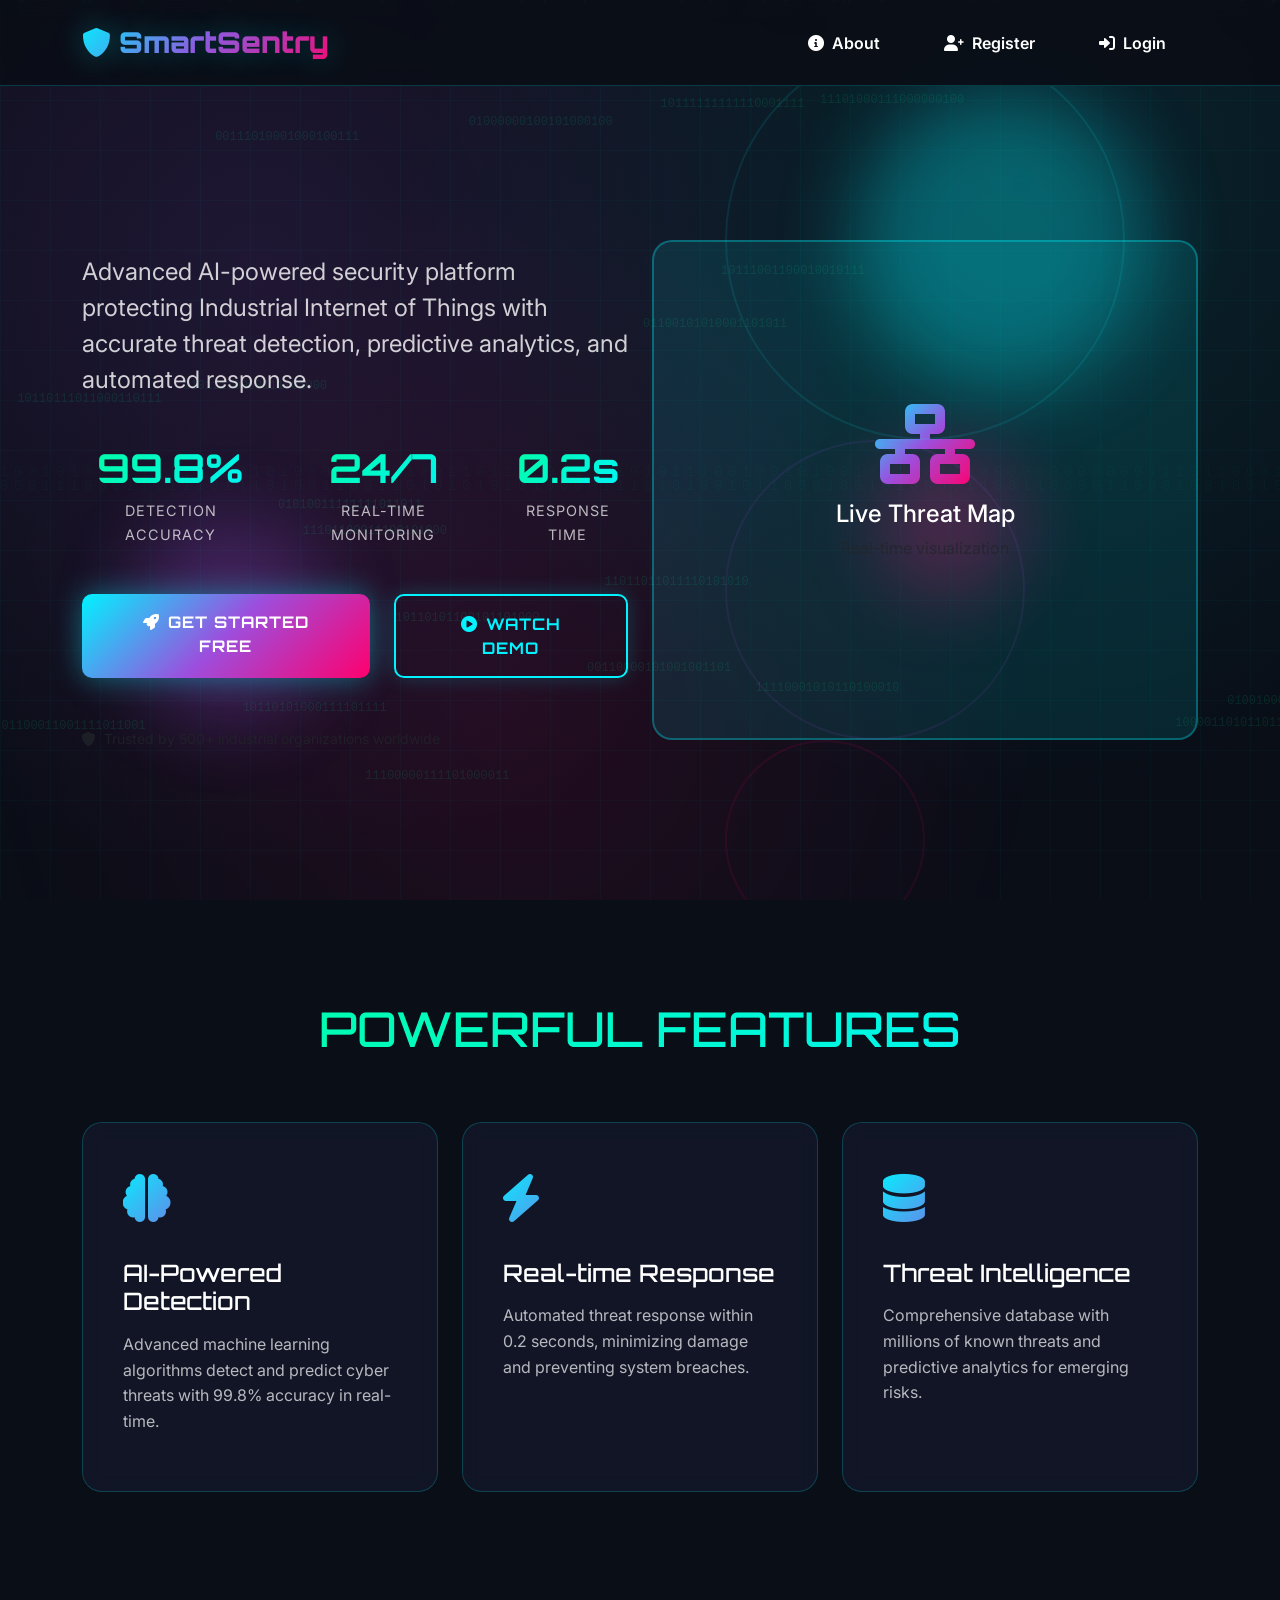
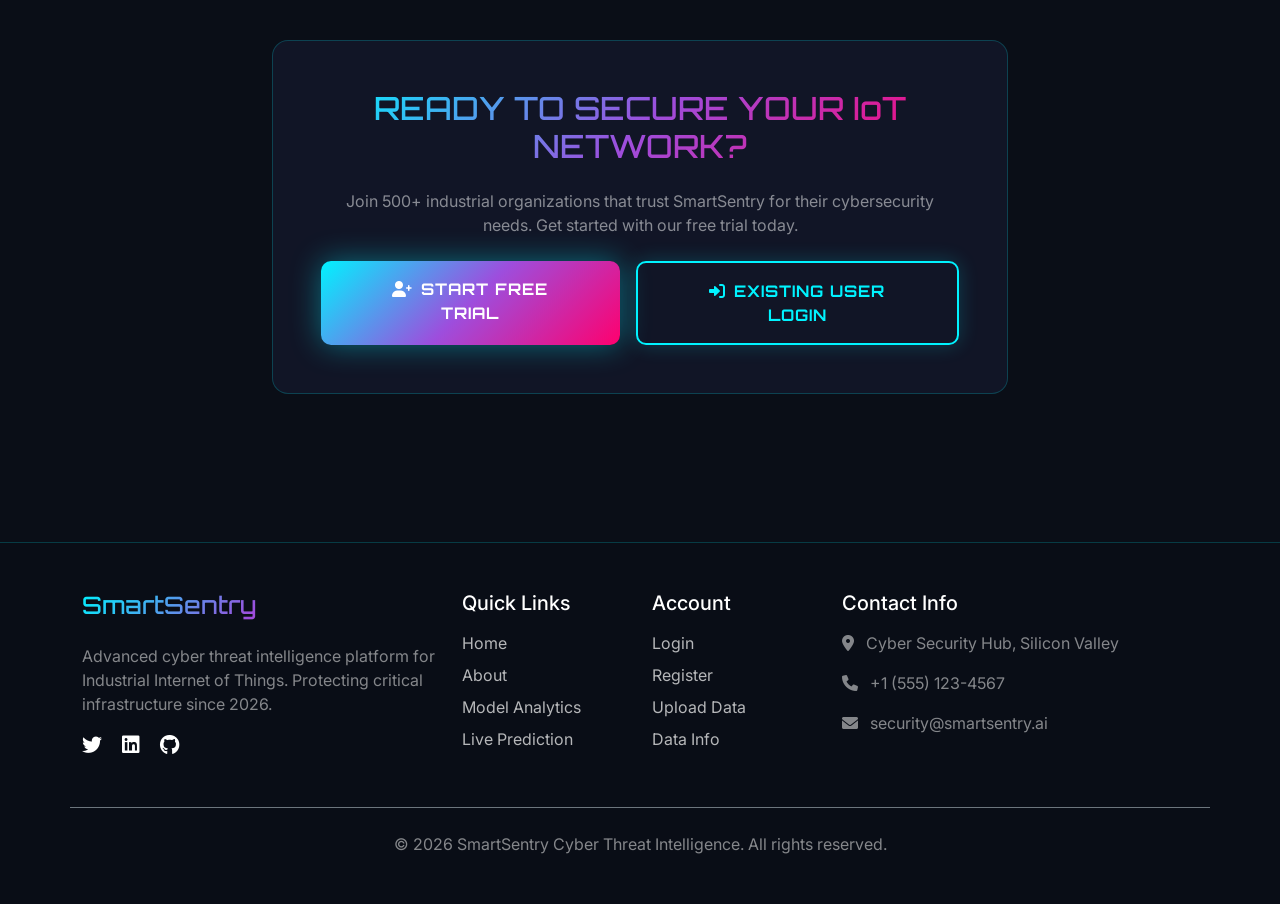
<file: templates/index.html>
<!DOCTYPE html>
<html lang="en">
<head>
    <meta charset="UTF-8">
    <meta name="viewport" content="width=device-width, initial-scale=1.0">
    <title>SmartSentry - Cyber Threat Intelligence for IoT</title>
    <link href="https://cdn.jsdelivr.net/npm/bootstrap@5.1.3/dist/css/bootstrap.min.css" rel="stylesheet">
    <link rel="stylesheet" href="https://cdnjs.cloudflare.com/ajax/libs/font-awesome/6.0.0/css/all.min.css">
    <link rel="stylesheet" href="https://cdnjs.cloudflare.com/ajax/libs/animate.css/4.1.1/animate.min.css">
    <link href="https://fonts.googleapis.com/css2?family=Orbitron:wght@400;700;900&family=Inter:wght@300;400;600;700&display=swap" rel="stylesheet">
    <style>
        :root {
            --cyber-blue: #00f3ff;
            --cyber-purple: #9d4edd;
            --cyber-pink: #ff006e;
            --cyber-green: #00ff9d;
            --dark-bg: #0a0e17;
            --card-bg: #13182b;
            --gradient-primary: linear-gradient(135deg, #00f3ff 0%, #9d4edd 50%, #ff006e 100%);
            --gradient-secondary: linear-gradient(135deg, #00ff9d 0%, #00f3ff 100%);
        }
        
        * {
            margin: 0;
            padding: 0;
            box-sizing: border-box;
        }
        
        body {
            background-color: var(--dark-bg);
            color: #ffffff;
            font-family: 'Inter', sans-serif;
            overflow-x: hidden;
            position: relative;
        }
        
        body::before {
            content: '';
            position: fixed;
            top: 0;
            left: 0;
            width: 100%;
            height: 100%;
            background: 
                radial-gradient(circle at 20% 30%, rgba(157, 78, 221, 0.15) 0%, transparent 50%),
                radial-gradient(circle at 80% 20%, rgba(0, 243, 255, 0.1) 0%, transparent 50%),
                radial-gradient(circle at 40% 80%, rgba(255, 0, 110, 0.1) 0%, transparent 50%);
            z-index: -1;
        }
        
        /* Cyberpunk Glitch Effect */
        .glitch {
            position: relative;
            animation: glitch 5s infinite;
        }
        
        @keyframes glitch {
            0%, 100% { transform: translate(0); }
            1% { transform: translate(-2px, 2px); }
            2% { transform: translate(-2px, -2px); }
            3% { transform: translate(2px, 2px); }
            4% { transform: translate(-2px, 2px); }
            5% { transform: translate(2px, -2px); }
            6% { transform: translate(-2px, -2px); }
            7% { transform: translate(2px, 2px); }
            8% { transform: translate(2px, -2px); }
            9% { transform: translate(-2px, 2px); }
            10% { transform: translate(0); }
        }
        
        /* Matrix Rain Background */
        .matrix-bg {
            position: fixed;
            top: 0;
            left: 0;
            width: 100%;
            height: 100%;
            opacity: 0.03;
            pointer-events: none;
            z-index: -1;
        }
        
        /* Navigation */
        .navbar {
            background: rgba(10, 14, 23, 0.95);
            backdrop-filter: blur(10px);
            border-bottom: 1px solid rgba(0, 243, 255, 0.2);
            padding: 1rem 0;
            position: fixed;
            width: 100%;
            top: 0;
            z-index: 1000;
        }
        
        .navbar-brand {
            font-family: 'Orbitron', sans-serif;
            font-weight: 900;
            font-size: 1.8rem;
            background: var(--gradient-primary);
            -webkit-background-clip: text;
            -webkit-text-fill-color: transparent;
            text-shadow: 0 0 30px rgba(0, 243, 255, 0.3);
        }
        
        .nav-link {
            color: #ffffff !important;
            font-weight: 600;
            margin: 0 0.5rem;
            padding: 0.5rem 1.5rem !important;
            border-radius: 25px;
            transition: all 0.3s ease;
            position: relative;
            overflow: hidden;
        }
        
        .nav-link::before {
            content: '';
            position: absolute;
            top: 0;
            left: -100%;
            width: 100%;
            height: 100%;
            background: var(--gradient-primary);
            transition: left 0.3s ease;
            z-index: -1;
        }
        
        .nav-link:hover::before {
            left: 0;
        }
        
        .nav-link:hover {
            transform: translateY(-2px);
            box-shadow: 0 5px 20px rgba(0, 243, 255, 0.3);
        }
        
        /* Hero Section */
        .hero-section {
            min-height: 100vh;
            display: flex;
            align-items: center;
            padding-top: 80px;
            position: relative;
            overflow: hidden;
        }
        
        .hero-content {
            position: relative;
            z-index: 2;
        }
        
        .hero-title {
            font-family: 'Orbitron', sans-serif;
            font-weight: 900;
            font-size: 4.5rem;
            line-height: 1.1;
            margin-bottom: 1.5rem;
            background: var(--gradient-primary);
            -webkit-background-clip: text;
            -webkit-text-fill-color: transparent;
            text-shadow: 0 0 50px rgba(0, 243, 255, 0.5);
            animation: titleGlow 3s infinite alternate;
        }
        
        @keyframes titleGlow {
            0% { text-shadow: 0 0 30px rgba(0, 243, 255, 0.5); }
            100% { text-shadow: 0 0 60px rgba(157, 78, 221, 0.7); }
        }
        
        .hero-subtitle {
            font-size: 1.5rem;
            color: rgba(255, 255, 255, 0.8);
            margin-bottom: 2.5rem;
            max-width: 600px;
        }
        
        .hero-stats {
            display: flex;
            gap: 2rem;
            margin-bottom: 3rem;
        }
        
        .stat-item {
            text-align: center;
        }
        
        .stat-number {
            font-family: 'Orbitron', sans-serif;
            font-size: 2.5rem;
            font-weight: 700;
            background: var(--gradient-secondary);
            -webkit-background-clip: text;
            -webkit-text-fill-color: transparent;
            display: block;
        }
        
        .stat-label {
            color: rgba(255, 255, 255, 0.7);
            font-size: 0.9rem;
            text-transform: uppercase;
            letter-spacing: 1px;
        }
        
        /* Cyber Grid */
        .cyber-grid {
            position: absolute;
            top: 0;
            left: 0;
            width: 100%;
            height: 100%;
            background-image: 
                linear-gradient(rgba(0, 243, 255, 0.1) 1px, transparent 1px),
                linear-gradient(90deg, rgba(0, 243, 255, 0.1) 1px, transparent 1px);
            background-size: 50px 50px;
            opacity: 0.3;
            z-index: 1;
        }
        
        /* Floating Elements */
        .floating-element {
            position: absolute;
            border-radius: 50%;
            filter: blur(40px);
            opacity: 0.3;
            z-index: 0;
        }
        
        .float-1 {
            width: 300px;
            height: 300px;
            background: var(--cyber-blue);
            top: 10%;
            right: 10%;
            animation: float 20s infinite ease-in-out;
        }
        
        .float-2 {
            width: 200px;
            height: 200px;
            background: var(--cyber-purple);
            bottom: 20%;
            left: 10%;
            animation: float 15s infinite ease-in-out reverse;
        }
        
        .float-3 {
            width: 150px;
            height: 150px;
            background: var(--cyber-pink);
            top: 50%;
            right: 20%;
            animation: float 25s infinite ease-in-out;
        }
        
        @keyframes float {
            0%, 100% { transform: translate(0, 0) rotate(0deg); }
            33% { transform: translate(30px, -30px) rotate(120deg); }
            66% { transform: translate(-20px, 20px) rotate(240deg); }
        }
        
        /* CTA Buttons */
        .cta-buttons {
            display: flex;
            gap: 1.5rem;
            margin-bottom: 3rem;
        }
        
        .btn-cyber {
            padding: 1rem 2.5rem;
            font-family: 'Orbitron', sans-serif;
            font-weight: 700;
            text-transform: uppercase;
            letter-spacing: 1px;
            border: none;
            border-radius: 10px;
            position: relative;
            overflow: hidden;
            transition: all 0.3s ease;
            z-index: 1;
        }
        
        .btn-cyber::before {
            content: '';
            position: absolute;
            top: 0;
            left: -100%;
            width: 100%;
            height: 100%;
            background: linear-gradient(90deg, transparent, rgba(255, 255, 255, 0.2), transparent);
            transition: left 0.5s ease;
            z-index: -1;
        }
        
        .btn-cyber:hover::before {
            left: 100%;
        }
        
        .btn-primary-cyber {
            background: var(--gradient-primary);
            color: white;
            box-shadow: 0 0 30px rgba(0, 243, 255, 0.4);
        }
        
        .btn-secondary-cyber {
            background: transparent;
            color: var(--cyber-blue);
            border: 2px solid var(--cyber-blue);
            box-shadow: 0 0 20px rgba(0, 243, 255, 0.2);
        }
        
        .btn-cyber:hover {
            transform: translateY(-5px);
            box-shadow: 0 10px 40px rgba(0, 243, 255, 0.6);
        }
        
        /* Features Section */
        .features-section {
            padding: 100px 0;
            position: relative;
        }
        
        .section-title {
            font-family: 'Orbitron', sans-serif;
            font-size: 3rem;
            text-align: center;
            margin-bottom: 4rem;
            background: var(--gradient-secondary);
            -webkit-background-clip: text;
            -webkit-text-fill-color: transparent;
        }
        
        .feature-card {
            background: rgba(19, 24, 43, 0.8);
            backdrop-filter: blur(10px);
            border: 1px solid rgba(0, 243, 255, 0.2);
            border-radius: 20px;
            padding: 2.5rem;
            height: 100%;
            transition: all 0.3s ease;
            position: relative;
            overflow: hidden;
        }
        
        .feature-card::before {
            content: '';
            position: absolute;
            top: 0;
            left: 0;
            width: 100%;
            height: 100%;
            background: var(--gradient-primary);
            opacity: 0;
            transition: opacity 0.3s ease;
            z-index: -1;
        }
        
        .feature-card:hover {
            transform: translateY(-10px);
            border-color: var(--cyber-blue);
            box-shadow: 0 15px 40px rgba(0, 243, 255, 0.2);
        }
        
        .feature-card:hover::before {
            opacity: 0.1;
        }
        
        .feature-icon {
            font-size: 3rem;
            margin-bottom: 1.5rem;
            background: var(--gradient-primary);
            -webkit-background-clip: text;
            -webkit-text-fill-color: transparent;
        }
        
        .feature-title {
            font-family: 'Orbitron', sans-serif;
            font-size: 1.5rem;
            margin-bottom: 1rem;
            color: white;
        }
        
        .feature-desc {
            color: rgba(255, 255, 255, 0.7);
            line-height: 1.6;
        }
        
        /* Particles Animation */
        .particles {
            position: fixed;
            top: 0;
            left: 0;
            width: 100%;
            height: 100%;
            pointer-events: none;
            z-index: 0;
        }
        
        .particle {
            position: absolute;
            width: 2px;
            height: 2px;
            background: var(--cyber-blue);
            border-radius: 50%;
            animation: particleFloat 20s infinite linear;
        }
        
        @keyframes particleFloat {
            0% {
                transform: translateY(100vh) translateX(0);
                opacity: 0;
            }
            10% {
                opacity: 1;
            }
            90% {
                opacity: 1;
            }
            100% {
                transform: translateY(-100px) translateX(100px);
                opacity: 0;
            }
        }
        
        /* Footer */
        .footer {
            background: rgba(10, 14, 23, 0.95);
            border-top: 1px solid rgba(0, 243, 255, 0.2);
            padding: 3rem 0;
            margin-top: 100px;
        }
        
        .footer-title {
            font-family: 'Orbitron', sans-serif;
            font-size: 1.5rem;
            margin-bottom: 1.5rem;
            background: var(--gradient-primary);
            -webkit-background-clip: text;
            -webkit-text-fill-color: transparent;
        }
        
        .footer-links a {
            color: rgba(255, 255, 255, 0.7);
            text-decoration: none;
            display: block;
            margin-bottom: 0.5rem;
            transition: color 0.3s ease;
        }
        
        .footer-links a:hover {
            color: var(--cyber-blue);
        }
        
        /* Responsive Design */
        @media (max-width: 768px) {
            .hero-title {
                font-size: 3rem;
            }
            
            .hero-stats {
                flex-wrap: wrap;
                justify-content: center;
            }
            
            .cta-buttons {
                flex-direction: column;
                align-items: center;
            }
            
            .btn-cyber {
                width: 100%;
                max-width: 300px;
            }
            
            .section-title {
                font-size: 2.5rem;
            }
        }
        
        /* Login Modal */
        .modal-content {
            background: var(--card-bg);
            border: 1px solid rgba(0, 243, 255, 0.2);
            border-radius: 20px;
            color: white;
        }
        
        .modal-header {
            border-bottom: 1px solid rgba(0, 243, 255, 0.2);
        }
        
        .modal-title {
            font-family: 'Orbitron', sans-serif;
            background: var(--gradient-primary);
            -webkit-background-clip: text;
            -webkit-text-fill-color: transparent;
        }
        
        .form-control {
            background: rgba(255, 255, 255, 0.1);
            border: 1px solid rgba(0, 243, 255, 0.3);
            color: white;
            border-radius: 10px;
            padding: 0.75rem 1rem;
        }
        
        .form-control:focus {
            background: rgba(255, 255, 255, 0.15);
            border-color: var(--cyber-blue);
            box-shadow: 0 0 0 0.25rem rgba(0, 243, 255, 0.25);
            color: white;
        }
        
        .form-label {
            color: rgba(255, 255, 255, 0.8);
        }
        
        /* Holographic Effect */
        .holographic {
            position: relative;
            overflow: hidden;
        }
        
        .holographic::after {
            content: '';
            position: absolute;
            top: -50%;
            left: -60%;
            width: 20%;
            height: 200%;
            background: linear-gradient(
                to right,
                rgba(255, 255, 255, 0) 0%,
                rgba(255, 255, 255, 0.3) 50%,
                rgba(255, 255, 255, 0) 100%
            );
            transform: rotate(30deg);
            animation: holographic 3s infinite;
        }
        
        @keyframes holographic {
            0% { left: -60%; }
            100% { left: 140%; }
        }
        
        /* Binary Code Animation */
        .binary-code {
            position: absolute;
            font-family: monospace;
            font-size: 12px;
            color: var(--cyber-green);
            opacity: 0.1;
            z-index: 0;
        }
    </style>
</head>
<body>
    <!-- Matrix Rain Background -->
    <canvas class="matrix-bg" id="matrixCanvas"></canvas>
    
    <!-- Navigation -->
    <nav class="navbar navbar-expand-lg">
        <div class="container">
            <a class="navbar-brand glitch" href="/">
                <i class="fas fa-shield-alt me-2"></i>SmartSentry
            </a>
            <button class="navbar-toggler" type="button" data-bs-toggle="collapse" data-bs-target="#navbarNav">
                <i class="fas fa-bars text-white"></i>
            </button>
            <div class="collapse navbar-collapse" id="navbarNav">
                <ul class="navbar-nav ms-auto">
                    <li class="nav-item">
                        <a class="nav-link" href="/about">
                            <i class="fas fa-info-circle me-2"></i>About
                        </a>
                    </li>
                    <li class="nav-item">
                        <a class="nav-link" href="/register">
                            <i class="fas fa-user-plus me-2"></i>Register
                        </a>
                    </li>
                    <li class="nav-item">
                        <a class="nav-link" href="/login">
                            <i class="fas fa-sign-in-alt me-2"></i>Login
                        </a>
                    </li>
                </ul>
            </div>
        </div>
    </nav>

    <!-- Hero Section -->
    <section class="hero-section">
        <!-- Cyber Grid -->
        <div class="cyber-grid"></div>
        
        <!-- Floating Elements -->
        <div class="floating-element float-1"></div>
        <div class="floating-element float-2"></div>
        <div class="floating-element float-3"></div>
        
        <!-- Particles will be generated by JavaScript -->
        <div class="particles" id="particles"></div>
        
        <div class="container">
            <div class="row align-items-center">
                <div class="col-lg-6">
                    <div class="hero-content">
                        <h1 class="hero-title glitch">
                            CYBER THREAT<br>INTELLIGENCE<br>FOR IoT
                        </h1>
                        <p class="hero-subtitle">
                            Advanced AI-powered security platform protecting Industrial Internet of Things 
                            with accurate threat detection, predictive analytics, and automated response.
                        </p>
                        
                        <div class="hero-stats">
                            <div class="stat-item">
                                <span class="stat-number">99.8%</span>
                                <span class="stat-label">Detection Accuracy</span>
                            </div>
                            <div class="stat-item">
                                <span class="stat-number">24/7</span>
                                <span class="stat-label">Real-time Monitoring</span>
                            </div>
                            <div class="stat-item">
                                <span class="stat-number">0.2s</span>
                                <span class="stat-label">Response Time</span>
                            </div>
                        </div>
                        
                        <div class="cta-buttons">
                            <a href="/register" class="btn btn-cyber btn-primary-cyber">
                                <i class="fas fa-rocket me-2"></i>Get Started Free
                            </a>
                            <a href="/about" class="btn btn-cyber btn-secondary-cyber">
                                <i class="fas fa-play-circle me-2"></i>Watch Demo
                            </a>
                        </div>
                        
                        <div class="mt-4">
                            <small class="text-muted">
                                <i class="fas fa-shield-alt me-1"></i>
                                Trusted by 500+ industrial organizations worldwide
                            </small>
                        </div>
                    </div>
                </div>
                <div class="col-lg-6">
                    <!-- 3D Holographic Visualization -->
                    <div class="position-relative" style="height: 500px;">
                        <div class="holographic" style="width: 100%; height: 100%; border-radius: 20px; background: rgba(0, 243, 255, 0.1); border: 2px solid rgba(0, 243, 255, 0.3);">
                            <div class="d-flex justify-content-center align-items-center h-100">
                                <div class="text-center">
                                    <i class="fas fa-network-wired fa-5x mb-3" style="background: var(--gradient-primary); -webkit-background-clip: text; -webkit-text-fill-color: transparent;"></i>
                                    <h4 class="text-white">Live Threat Map</h4>
                                    <p class="text-muted">Real-time visualization</p>
                                </div>
                            </div>
                        </div>
                        
                        <!-- Animated Rings -->
                        <div class="position-absolute top-50 start-50 translate-middle">
                            <div class="rounded-circle border border-2" style="width: 400px; height: 400px; border-color: rgba(0, 243, 255, 0.1) !important; animation: pulse-ring 2s infinite;"></div>
                            <div class="rounded-circle border border-2" style="width: 300px; height: 300px; border-color: rgba(157, 78, 221, 0.1) !important; animation: pulse-ring 2s infinite 0.5s;"></div>
                            <div class="rounded-circle border border-2" style="width: 200px; height: 200px; border-color: rgba(255, 0, 110, 0.1) !important; animation: pulse-ring 2s infinite 1s;"></div>
                        </div>
                    </div>
                </div>
            </div>
        </div>
    </section>

    <!-- Features Section -->
    <section class="features-section">
        <div class="container">
            <h2 class="section-title">POWERFUL FEATURES</h2>
            
            <div class="row g-4">
                <div class="col-lg-4 col-md-6">
                    <div class="feature-card">
                        <div class="feature-icon">
                            <i class="fas fa-brain"></i>
                        </div>
                        <h3 class="feature-title">AI-Powered Detection</h3>
                        <p class="feature-desc">
                            Advanced machine learning algorithms detect and predict cyber threats 
                            with 99.8% accuracy in real-time.
                        </p>
                    </div>
                </div>
                
                <div class="col-lg-4 col-md-6">
                    <div class="feature-card">
                        <div class="feature-icon">
                            <i class="fas fa-bolt"></i>
                        </div>
                        <h3 class="feature-title">Real-time Response</h3>
                        <p class="feature-desc">
                            Automated threat response within 0.2 seconds, minimizing 
                            damage and preventing system breaches.
                        </p>
                    </div>
                </div>
                
               
                
                
                
                <div class="col-lg-4 col-md-6">
                    <div class="feature-card">
                        <div class="feature-icon">
                            <i class="fas fa-database"></i>
                        </div>
                        <h3 class="feature-title">Threat Intelligence</h3>
                        <p class="feature-desc">
                            Comprehensive database with millions of known threats 
                            and predictive analytics for emerging risks.
                        </p>
                    </div>
                </div>
                
                
            </div>
        </div>
    </section>

    <!-- CTA Section -->
    <section class="container py-5">
        <div class="row justify-content-center">
            <div class="col-lg-8 text-center">
                <div class="p-5 rounded-4" style="background: rgba(19, 24, 43, 0.8); border: 1px solid rgba(0, 243, 255, 0.2);">
                    <h2 class="mb-4" style="font-family: 'Orbitron', sans-serif; background: var(--gradient-primary); -webkit-background-clip: text; -webkit-text-fill-color: transparent;">
                        READY TO SECURE YOUR IoT NETWORK?
                    </h2>
                    <p class="mb-4 text-white-50">
                        Join 500+ industrial organizations that trust SmartSentry for their cybersecurity needs.
                        Get started with our free trial today.
                    </p>
                    <div class="d-flex justify-content-center gap-3">
                        <a href="/register" class="btn btn-cyber btn-primary-cyber">
                            <i class="fas fa-user-plus me-2"></i>Start Free Trial
                        </a>
                        <a href="/login" class="btn btn-cyber btn-secondary-cyber">
                            <i class="fas fa-sign-in-alt me-2"></i>Existing User Login
                        </a>
                    </div>
                </div>
            </div>
        </div>
    </section>

    <!-- Footer -->
    <footer class="footer">
        <div class="container">
            <div class="row">
                <div class="col-lg-4 mb-4">
                    <h3 class="footer-title">SmartSentry</h3>
                    <p class="text-white-50">
                        Advanced cyber threat intelligence platform for Industrial Internet of Things.
                        Protecting critical infrastructure since 2026.
                    </p>
                    <div class="mt-3">
                        <a href="#" class="text-white me-3"><i class="fab fa-twitter fa-lg"></i></a>
                        <a href="#" class="text-white me-3"><i class="fab fa-linkedin fa-lg"></i></a>
                        <a href="#" class="text-white me-3"><i class="fab fa-github fa-lg"></i></a>
                    </div>
                </div>
                <div class="col-lg-2 col-md-6 mb-4">
                    <h5 class="text-white mb-3">Quick Links</h5>
                    <div class="footer-links">
                        <a href="/">Home</a>
                        <a href="/about">About</a>
                        <a href="/model">Model Analytics</a>
                        <a href="/prediction">Live Prediction</a>
                    </div>
                </div>
                <div class="col-lg-2 col-md-6 mb-4">
                    <h5 class="text-white mb-3">Account</h5>
                    <div class="footer-links">
                        <a href="/login">Login</a>
                        <a href="/register">Register</a>
                        <a href="/upload">Upload Data</a>
                        <a href="/info">Data Info</a>
                    </div>
                </div>
                <div class="col-lg-4 mb-4">
                    <h5 class="text-white mb-3">Contact Info</h5>
                    <div class="text-white-50">
                        <p><i class="fas fa-map-marker-alt me-2"></i> Cyber Security Hub, Silicon Valley</p>
                        <p><i class="fas fa-phone me-2"></i> +1 (555) 123-4567</p>
                        <p><i class="fas fa-envelope me-2"></i> security@smartsentry.ai</p>
                    </div>
                </div>
            </div>
            <div class="row mt-4 pt-4 border-top border-secondary">
                <div class="col-12 text-center">
                    <p class="text-white-50 mb-0">
                        &copy; 2026 SmartSentry Cyber Threat Intelligence. All rights reserved.
                    </p>
                </div>
            </div>
        </div>
    </footer>

    <!-- Scripts -->
    <script src="https://cdn.jsdelivr.net/npm/bootstrap@5.1.3/dist/js/bootstrap.bundle.min.js"></script>
    <script>
        // Matrix Rain Effect
        const canvas = document.getElementById('matrixCanvas');
        const ctx = canvas.getContext('2d');
        
        canvas.width = window.innerWidth;
        canvas.height = window.innerHeight;
        
        const chars = "01";
        const charSize = 14;
        const columns = canvas.width / charSize;
        const drops = [];
        
        for(let i = 0; i < columns; i++) {
            drops[i] = 1;
        }
        
        function drawMatrix() {
            ctx.fillStyle = 'rgba(10, 14, 23, 0.04)';
            ctx.fillRect(0, 0, canvas.width, canvas.height);
            
            ctx.fillStyle = '#00ff9d';
            ctx.font = charSize + 'px monospace';
            
            for(let i = 0; i < drops.length; i++) {
                const char = chars[Math.floor(Math.random() * chars.length)];
                ctx.fillText(char, i * charSize, drops[i] * charSize);
                
                if(drops[i] * charSize > canvas.height && Math.random() > 0.975) {
                    drops[i] = 0;
                }
                drops[i]++;
            }
        }
        
        // Particles Effect
        function createParticles() {
            const particlesContainer = document.getElementById('particles');
            for(let i = 0; i < 100; i++) {
                const particle = document.createElement('div');
                particle.classList.add('particle');
                particle.style.left = Math.random() * 100 + 'vw';
                particle.style.animationDelay = Math.random() * 20 + 's';
                particle.style.width = particle.style.height = Math.random() * 3 + 'px';
                particlesContainer.appendChild(particle);
            }
        }
        
        // Binary Code Animation
        function createBinaryCode() {
            const container = document.querySelector('.hero-section');
            for(let i = 0; i < 20; i++) {
                const binary = document.createElement('div');
                binary.classList.add('binary-code');
                binary.style.left = Math.random() * 100 + 'vw';
                binary.style.top = Math.random() * 100 + 'vh';
                binary.textContent = Array(20).fill(0).map(() => Math.round(Math.random())).join('');
                binary.style.animation = `fall ${Math.random() * 10 + 5}s linear infinite`;
                container.appendChild(binary);
            }
        }
        
        // Add CSS for binary falling animation
        const style = document.createElement('style');
        style.textContent = `
            @keyframes fall {
                from { transform: translateY(-100px) rotate(0deg); opacity: 1; }
                to { transform: translateY(100vh) rotate(360deg); opacity: 0; }
            }
            @keyframes pulse-ring {
                0% { transform: translate(-50%, -50%) scale(0.8); opacity: 0.5; }
                50% { opacity: 0.2; }
                100% { transform: translate(-50%, -50%) scale(1.2); opacity: 0; }
            }
        `;
        document.head.appendChild(style);
        
        // Initialize effects
        createParticles();
        createBinaryCode();
        
        // Responsive canvas
        window.addEventListener('resize', () => {
            canvas.width = window.innerWidth;
            canvas.height = window.innerHeight;
        });
        
        // Animation loop
        function animate() {
            drawMatrix();
            requestAnimationFrame(animate);
        }
        
        // Start animations
        animate();
        
        // Add interactive hover effects
        document.addEventListener('DOMContentLoaded', function() {
            const cards = document.querySelectorAll('.feature-card');
            cards.forEach(card => {
                card.addEventListener('mouseenter', function() {
                    this.style.transform = 'translateY(-10px) scale(1.02)';
                });
                card.addEventListener('mouseleave', function() {
                    this.style.transform = 'translateY(0) scale(1)';
                });
            });
            
            // Add typing effect to hero title
            const heroTitle = document.querySelector('.hero-title');
            const originalText = heroTitle.textContent;
            heroTitle.textContent = '';
            let i = 0;
            
            function typeWriter() {
                if (i < originalText.length) {
                    heroTitle.textContent += originalText.charAt(i);
                    i++;
                    setTimeout(typeWriter, 50);
                }
            }
            
            // Start typing after a delay
            setTimeout(typeWriter, 1000);
        });
        
        // Add scroll animations
        window.addEventListener('scroll', function() {
            const scrolled = window.pageYOffset;
            const rate = scrolled * -0.5;
            
            // Parallax effect for floating elements
            document.querySelectorAll('.floating-element').forEach((el, index) => {
                el.style.transform = `translateY(${rate * (0.1 * (index + 1))}px)`;
            });
            
            // Fade in elements on scroll
            const features = document.querySelectorAll('.feature-card');
            features.forEach(feature => {
                const featureTop = feature.getBoundingClientRect().top;
                const windowHeight = window.innerHeight;
                
                if(featureTop < windowHeight - 100) {
                    feature.classList.add('animate__animated', 'animate__fadeInUp');
                }
            });
        });
    </script>
</body>
</html>
</file>
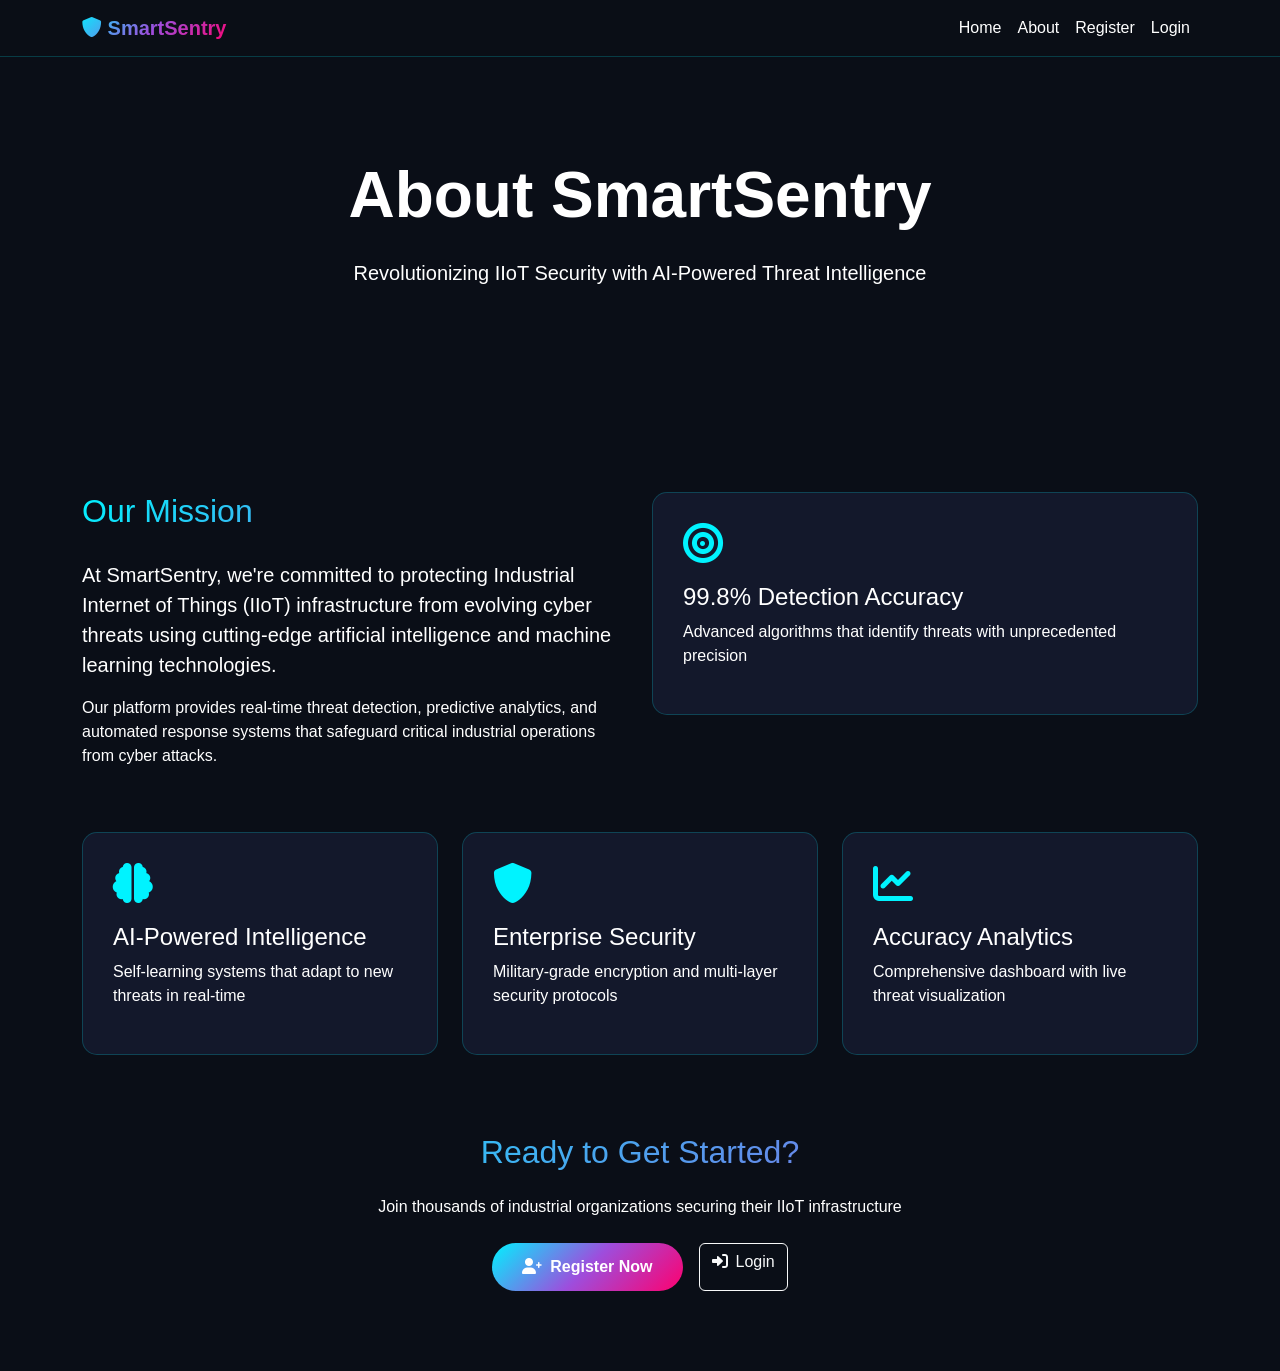
<file: templates/about.html>
<!DOCTYPE html>
<html lang="en">
<head>
    <meta charset="UTF-8">
    <meta name="viewport" content="width=device-width, initial-scale=1.0">
    <title>About - SmartSentry</title>
    <link href="https://cdn.jsdelivr.net/npm/bootstrap@5.1.3/dist/css/bootstrap.min.css" rel="stylesheet">
    <link rel="stylesheet" href="https://cdnjs.cloudflare.com/ajax/libs/font-awesome/6.0.0/css/all.min.css">
    <style>
        :root {
            --cyber-blue: #00f3ff;
            --cyber-purple: #9d4edd;
            --cyber-pink: #ff006e;
            --dark-bg: #0a0e17;
            --card-bg: #13182b;
        }
        
        body {
            background-color: var(--dark-bg);
            color: #ffffff;
            font-family: 'Inter', sans-serif;
            min-height: 100vh;
        }
        
        .navbar {
            background: rgba(10, 14, 23, 0.95);
            border-bottom: 1px solid rgba(0, 243, 255, 0.2);
        }
        
        .navbar-brand {
            font-family: 'Orbitron', sans-serif;
            font-weight: 900;
            background: linear-gradient(135deg, #00f3ff 0%, #9d4edd 50%, #ff006e 100%);
            -webkit-background-clip: text;
            -webkit-text-fill-color: transparent;
        }
        
        .nav-link {
            color: #ffffff !important;
        }
        
        .about-hero {
            background: linear-gradient(rgba(10, 14, 23, 0.9), rgba(10, 14, 23, 0.9)),
                        url('https://images.unsplash.com/photo-1558494949-ef010cbdcc31?ixlib=rb-1.2.1&auto=format&fit=crop&w=1350&q=80');
            background-size: cover;
            background-position: center;
            padding: 100px 0;
            text-align: center;
        }
        
        .about-content {
            padding: 80px 0;
        }
        
        .section-title {
            font-family: 'Orbitron', sans-serif;
            background: linear-gradient(135deg, #00f3ff 0%, #9d4edd 100%);
            -webkit-background-clip: text;
            -webkit-text-fill-color: transparent;
            margin-bottom: 30px;
        }
        
        .feature-box {
            background: var(--card-bg);
            padding: 30px;
            border-radius: 15px;
            border: 1px solid rgba(0, 243, 255, 0.2);
            margin-bottom: 30px;
            transition: transform 0.3s;
        }
        
        .feature-box:hover {
            transform: translateY(-5px);
            border-color: var(--cyber-blue);
        }
        
        .feature-icon {
            font-size: 2.5rem;
            margin-bottom: 20px;
            color: var(--cyber-blue);
        }
        
        .btn-cyber {
            background: linear-gradient(135deg, #00f3ff 0%, #9d4edd 50%, #ff006e 100%);
            color: white;
            border: none;
            padding: 12px 30px;
            border-radius: 25px;
            font-weight: 600;
            transition: all 0.3s;
        }
        
        .btn-cyber:hover {
            transform: translateY(-3px);
            box-shadow: 0 10px 20px rgba(0, 243, 255, 0.3);
            color: white;
        }
    </style>
</head>
<body>
    <!-- Navigation -->
    <nav class="navbar navbar-expand-lg navbar-dark">
        <div class="container">
            <a class="navbar-brand" href="/">
                <i class="fas fa-shield-alt"></i> SmartSentry
            </a>
            <div class="collapse navbar-collapse">
                <ul class="navbar-nav ms-auto">
                    <li class="nav-item">
                        <a class="nav-link" href="/">Home</a>
                    </li>
                    <li class="nav-item">
                        <a class="nav-link active" href="/about">About</a>
                    </li>
                    <li class="nav-item">
                        <a class="nav-link" href="/register">Register</a>
                    </li>
                    <li class="nav-item">
                        <a class="nav-link" href="/login">Login</a>
                    </li>
                </ul>
            </div>
        </div>
    </nav>

    <!-- Hero Section -->
    <section class="about-hero">
        <div class="container">
            <h1 class="display-3 fw-bold mb-4">About SmartSentry</h1>
            <p class="lead mb-4">Revolutionizing IIoT Security with AI-Powered Threat Intelligence</p>
        </div>
    </section>

    <!-- About Content -->
    <section class="about-content">
        <div class="container">
            <div class="row mb-5">
                <div class="col-lg-6">
                    <h2 class="section-title">Our Mission</h2>
                    <p class="lead">
                        At SmartSentry, we're committed to protecting Industrial Internet of Things (IIoT) 
                        infrastructure from evolving cyber threats using cutting-edge artificial intelligence 
                        and machine learning technologies.
                    </p>
                    <p>
                        Our platform provides real-time threat detection, predictive analytics, and automated 
                        response systems that safeguard critical industrial operations from cyber attacks.
                    </p>
                </div>
                <div class="col-lg-6">
                    <div class="feature-box">
                        <i class="fas fa-bullseye feature-icon"></i>
                        <h4>99.8% Detection Accuracy</h4>
                        <p>Advanced algorithms that identify threats with unprecedented precision</p>
                    </div>
                </div>
            </div>

            <div class="row mb-5">
                <div class="col-lg-4">
                    <div class="feature-box">
                        <i class="fas fa-brain feature-icon"></i>
                        <h4>AI-Powered Intelligence</h4>
                        <p>Self-learning systems that adapt to new threats in real-time</p>
                    </div>
                </div>
                <div class="col-lg-4">
                    <div class="feature-box">
                        <i class="fas fa-shield-alt feature-icon"></i>
                        <h4>Enterprise Security</h4>
                        <p>Military-grade encryption and multi-layer security protocols</p>
                    </div>
                </div>
                <div class="col-lg-4">
                    <div class="feature-box">
                        <i class="fas fa-chart-line feature-icon"></i>
                        <h4>Accuracy Analytics</h4>
                        <p>Comprehensive dashboard with live threat visualization</p>
                    </div>
                </div>
            </div>

            <div class="text-center">
                <h2 class="section-title mb-4">Ready to Get Started?</h2>
                <p class="mb-4">Join thousands of industrial organizations securing their IIoT infrastructure</p>
                <div class="d-flex justify-content-center gap-3">
                    <a href="/register" class="btn btn-cyber">
                        <i class="fas fa-user-plus me-2"></i>Register Now
                    </a>
                    <a href="/login" class="btn btn-outline-light">
                        <i class="fas fa-sign-in-alt me-2"></i>Login
                    </a>
                </div>
            </div>
        </div>
    </section>

    <script src="https://cdn.jsdelivr.net/npm/bootstrap@5.1.3/dist/js/bootstrap.bundle.min.js"></script>
</body>
</html>
</file>
